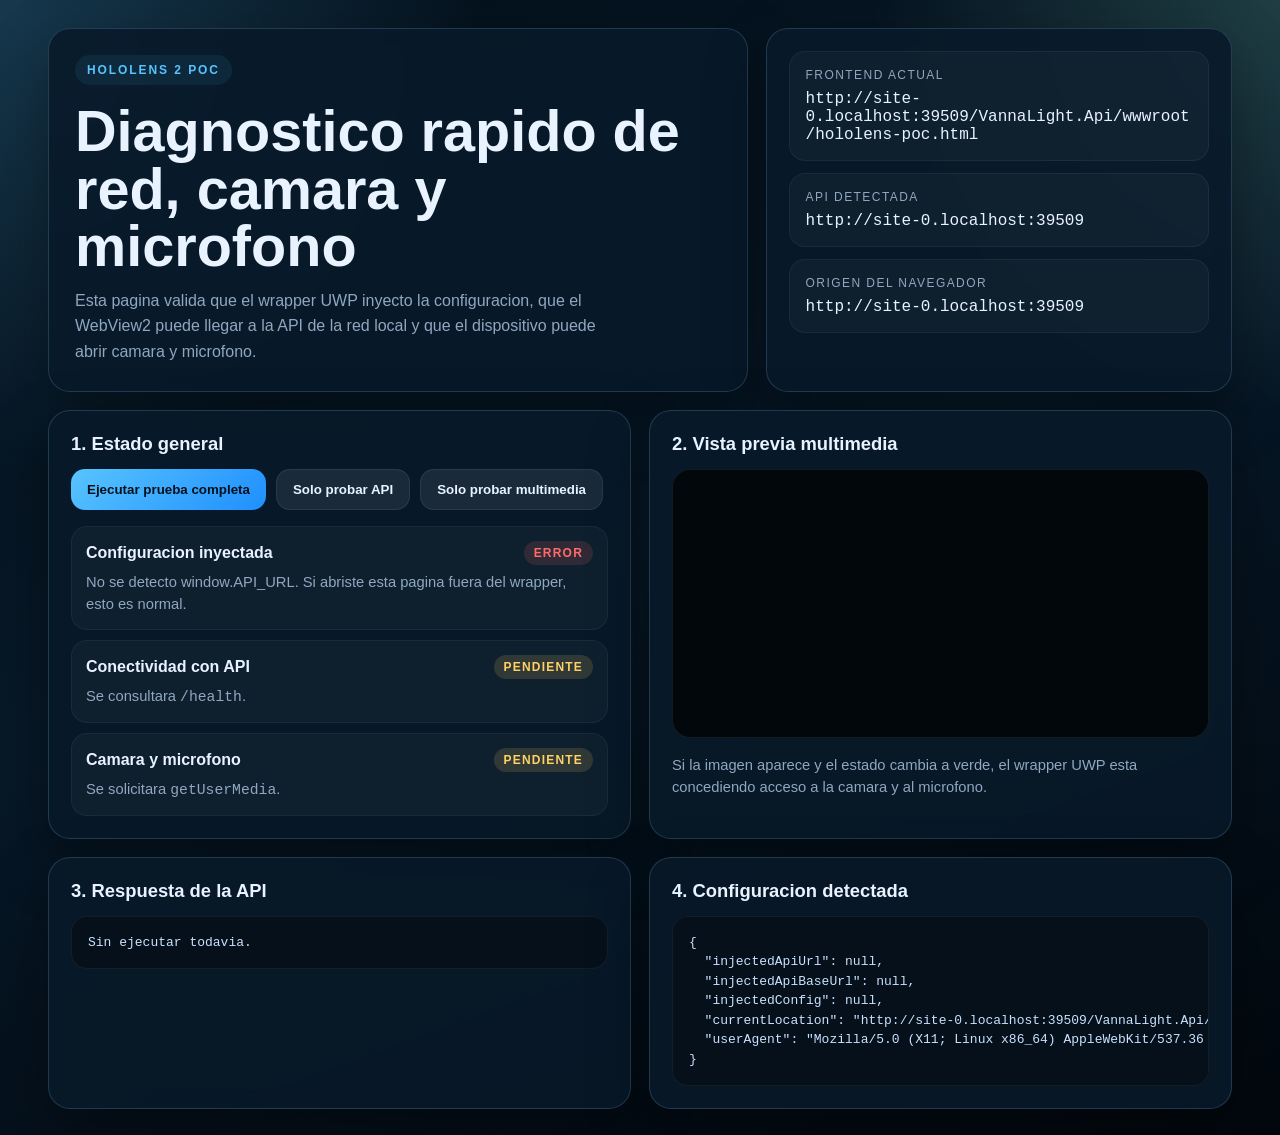
<file: VannaLight.Api/wwwroot/hololens-poc.html>
<!DOCTYPE html>
<html lang="es">
<head>
    <meta charset="UTF-8">
    <meta name="viewport" content="width=device-width, initial-scale=1.0">
    <title>VannaLight HoloLens PoC</title>
    <style>
        :root {
            --bg: #06131f;
            --panel: rgba(8, 26, 42, 0.88);
            --panel-strong: #0d2235;
            --line: rgba(130, 181, 225, 0.22);
            --text: #e9f3ff;
            --muted: #8fa8c0;
            --ok: #56e39f;
            --warn: #ffd166;
            --bad: #ff6b6b;
            --accent: #58c4ff;
            --accent-2: #93f5d8;
            --shadow: 0 24px 60px rgba(0, 0, 0, 0.35);
            font-family: "Segoe UI", Tahoma, sans-serif;
        }

        * {
            box-sizing: border-box;
        }

        body {
            margin: 0;
            min-height: 100vh;
            color: var(--text);
            background:
                radial-gradient(circle at top left, rgba(88, 196, 255, 0.22), transparent 28%),
                radial-gradient(circle at top right, rgba(147, 245, 216, 0.18), transparent 24%),
                linear-gradient(160deg, #04111c 0%, #071827 48%, #02070d 100%);
        }

        .shell {
            max-width: 1240px;
            margin: 0 auto;
            padding: 28px;
        }

        .hero {
            display: grid;
            grid-template-columns: 1.2fr .8fr;
            gap: 18px;
            margin-bottom: 18px;
        }

        .card {
            background: var(--panel);
            border: 1px solid var(--line);
            border-radius: 22px;
            box-shadow: var(--shadow);
            backdrop-filter: blur(10px);
        }

        .hero-copy {
            padding: 26px;
        }

        .eyebrow {
            display: inline-flex;
            align-items: center;
            gap: 10px;
            padding: 8px 12px;
            border-radius: 999px;
            background: rgba(88, 196, 255, 0.08);
            color: var(--accent);
            font-size: 12px;
            font-weight: 700;
            letter-spacing: 0.16em;
            text-transform: uppercase;
        }

        h1 {
            margin: 18px 0 12px;
            font-size: clamp(2rem, 5vw, 3.6rem);
            line-height: 1;
        }

        .lead {
            margin: 0;
            color: var(--muted);
            font-size: 1rem;
            line-height: 1.6;
            max-width: 60ch;
        }

        .hero-meta {
            padding: 22px;
            display: grid;
            gap: 12px;
            align-content: start;
        }

        .meta-block {
            padding: 16px;
            border-radius: 16px;
            background: rgba(255, 255, 255, 0.03);
            border: 1px solid rgba(255, 255, 255, 0.05);
        }

        .meta-label {
            color: var(--muted);
            font-size: 12px;
            text-transform: uppercase;
            letter-spacing: 0.12em;
            margin-bottom: 8px;
        }

        .meta-value {
            font-family: Consolas, monospace;
            word-break: break-word;
        }

        .grid {
            display: grid;
            grid-template-columns: repeat(2, minmax(0, 1fr));
            gap: 18px;
        }

        .section {
            padding: 22px;
        }

        .section h2 {
            margin: 0 0 14px;
            font-size: 1.15rem;
        }

        .stack {
            display: grid;
            gap: 12px;
        }

        .actions {
            display: flex;
            flex-wrap: wrap;
            gap: 10px;
        }

        button {
            border: none;
            border-radius: 14px;
            padding: 12px 16px;
            background: linear-gradient(135deg, var(--accent), #1f8fff);
            color: #04111c;
            font-weight: 800;
            cursor: pointer;
        }

        button.secondary {
            background: rgba(255, 255, 255, 0.08);
            color: var(--text);
            border: 1px solid rgba(255, 255, 255, 0.08);
        }

        .status-list {
            display: grid;
            gap: 10px;
        }

        .status-item {
            display: grid;
            gap: 6px;
            padding: 14px;
            border-radius: 16px;
            background: rgba(255, 255, 255, 0.03);
            border: 1px solid rgba(255, 255, 255, 0.05);
        }

        .status-head {
            display: flex;
            align-items: center;
            justify-content: space-between;
            gap: 12px;
        }

        .pill {
            padding: 5px 10px;
            border-radius: 999px;
            font-size: 12px;
            font-weight: 800;
            text-transform: uppercase;
            letter-spacing: 0.1em;
        }

        .pill.pending { background: rgba(255, 209, 102, 0.14); color: var(--warn); }
        .pill.ok { background: rgba(86, 227, 159, 0.14); color: var(--ok); }
        .pill.bad { background: rgba(255, 107, 107, 0.14); color: var(--bad); }

        pre {
            margin: 0;
            padding: 16px;
            border-radius: 16px;
            background: #05101a;
            border: 1px solid rgba(255, 255, 255, 0.06);
            color: #c8e2ff;
            overflow: auto;
            font-size: 13px;
            line-height: 1.5;
        }

        video {
            width: 100%;
            min-height: 260px;
            border-radius: 18px;
            background: #01070b;
            border: 1px solid rgba(255, 255, 255, 0.08);
            object-fit: cover;
        }

        .hint {
            color: var(--muted);
            font-size: 0.92rem;
            line-height: 1.5;
        }

        @media (max-width: 900px) {
            .hero,
            .grid {
                grid-template-columns: 1fr;
            }

            .shell {
                padding: 16px;
            }
        }
    </style>
</head>
<body>
    <div class="shell">
        <section class="hero">
            <article class="card hero-copy">
                <div class="eyebrow">HoloLens 2 PoC</div>
                <h1>Diagnostico rapido de red, camara y microfono</h1>
                <p class="lead">
                    Esta pagina valida que el wrapper UWP inyecto la configuracion, que el WebView2 puede llegar a la API
                    de la red local y que el dispositivo puede abrir camara y microfono.
                </p>
            </article>
            <aside class="card hero-meta">
                <div class="meta-block">
                    <div class="meta-label">Frontend actual</div>
                    <div class="meta-value" id="frontendUrlLabel">Cargando...</div>
                </div>
                <div class="meta-block">
                    <div class="meta-label">API detectada</div>
                    <div class="meta-value" id="apiUrlLabel">Cargando...</div>
                </div>
                <div class="meta-block">
                    <div class="meta-label">Origen del navegador</div>
                    <div class="meta-value" id="originLabel">Cargando...</div>
                </div>
            </aside>
        </section>

        <section class="grid">
            <article class="card section">
                <h2>1. Estado general</h2>
                <div class="actions">
                    <button type="button" id="runAllBtn">Ejecutar prueba completa</button>
                    <button type="button" class="secondary" id="healthBtn">Solo probar API</button>
                    <button type="button" class="secondary" id="mediaBtn">Solo probar multimedia</button>
                </div>
                <div class="status-list stack" style="margin-top: 16px;">
                    <div class="status-item">
                        <div class="status-head">
                            <strong>Configuracion inyectada</strong>
                            <span class="pill pending" id="configPill">Pendiente</span>
                        </div>
                        <div class="hint" id="configMessage">Esperando lectura de window.API_URL.</div>
                    </div>
                    <div class="status-item">
                        <div class="status-head">
                            <strong>Conectividad con API</strong>
                            <span class="pill pending" id="healthPill">Pendiente</span>
                        </div>
                        <div class="hint" id="healthMessage">Se consultara <code>/health</code>.</div>
                    </div>
                    <div class="status-item">
                        <div class="status-head">
                            <strong>Camara y microfono</strong>
                            <span class="pill pending" id="mediaPill">Pendiente</span>
                        </div>
                        <div class="hint" id="mediaMessage">Se solicitara <code>getUserMedia</code>.</div>
                    </div>
                </div>
            </article>

            <article class="card section">
                <h2>2. Vista previa multimedia</h2>
                <video id="preview" autoplay playsinline muted></video>
                <p class="hint" style="margin-top: 12px;">
                    Si la imagen aparece y el estado cambia a verde, el wrapper UWP esta concediendo acceso a la camara y al microfono.
                </p>
            </article>

            <article class="card section">
                <h2>3. Respuesta de la API</h2>
                <pre id="healthOutput">Sin ejecutar todavia.</pre>
            </article>

            <article class="card section">
                <h2>4. Configuracion detectada</h2>
                <pre id="configOutput">Sin datos todavia.</pre>
            </article>
        </section>
    </div>

    <script>
        const preview = document.getElementById("preview");
        const healthOutput = document.getElementById("healthOutput");
        const configOutput = document.getElementById("configOutput");

        const apiUrl = window.API_BASE_URL || window.API_URL || `${location.origin}`;
        const frontendUrl = window.VANNALIGHT_CONFIG?.frontendUrl || location.href;

        document.getElementById("apiUrlLabel").textContent = apiUrl;
        document.getElementById("frontendUrlLabel").textContent = frontendUrl;
        document.getElementById("originLabel").textContent = location.origin;

        document.getElementById("runAllBtn").addEventListener("click", runAll);
        document.getElementById("healthBtn").addEventListener("click", runHealthCheck);
        document.getElementById("mediaBtn").addEventListener("click", runMediaCheck);

        initializeConfigPanel();

        async function runAll() {
            await runHealthCheck();
            await runMediaCheck();
        }

        function setStatus(key, state, message) {
            const pill = document.getElementById(`${key}Pill`);
            const text = document.getElementById(`${key}Message`);

            pill.className = `pill ${state}`;
            pill.textContent = state === "ok" ? "OK" : state === "bad" ? "Error" : "Pendiente";
            text.textContent = message;
        }

        function initializeConfigPanel() {
            const payload = {
                injectedApiUrl: window.API_URL ?? null,
                injectedApiBaseUrl: window.API_BASE_URL ?? null,
                injectedConfig: window.VANNALIGHT_CONFIG ?? null,
                currentLocation: location.href,
                userAgent: navigator.userAgent
            };

            configOutput.textContent = JSON.stringify(payload, null, 2);

            if (window.API_URL || window.API_BASE_URL) {
                setStatus("config", "ok", "Se detecto configuracion inyectada por el wrapper UWP.");
            } else {
                setStatus("config", "bad", "No se detecto window.API_URL. Si abriste esta pagina fuera del wrapper, esto es normal.");
            }
        }

        async function runHealthCheck() {
            setStatus("health", "pending", "Consultando la API...");

            try {
                const response = await fetch(`${apiUrl.replace(/\/$/, "")}/health`, {
                    method: "GET",
                    headers: { "Accept": "application/json" }
                });

                const body = await response.json();
                healthOutput.textContent = JSON.stringify({
                    ok: response.ok,
                    statusCode: response.status,
                    body
                }, null, 2);

                if (!response.ok) {
                    throw new Error(`HTTP ${response.status}`);
                }

                setStatus("health", "ok", "La API respondio correctamente desde el WebView.");
            } catch (error) {
                healthOutput.textContent = JSON.stringify({
                    ok: false,
                    error: String(error)
                }, null, 2);

                setStatus("health", "bad", "No fue posible consultar la API. Revisa IP, firewall, protocolo y red privada.");
            }
        }

        async function runMediaCheck() {
            setStatus("media", "pending", "Solicitando permisos a camara y microfono...");

            try {
                const stream = await navigator.mediaDevices.getUserMedia({
                    video: true,
                    audio: true
                });

                preview.srcObject = stream;

                const tracks = stream.getTracks().map(track => ({
                    kind: track.kind,
                    label: track.label,
                    enabled: track.enabled,
                    readyState: track.readyState
                }));

                setStatus("media", "ok", `Multimedia activa. Tracks detectados: ${tracks.map(t => t.kind).join(", ")}.`);
            } catch (error) {
                setStatus("media", "bad", "No se pudo abrir camara y microfono. Revisa permisos del dispositivo y del wrapper.");
            }
        }
    </script>
</body>
</html>
</file>
